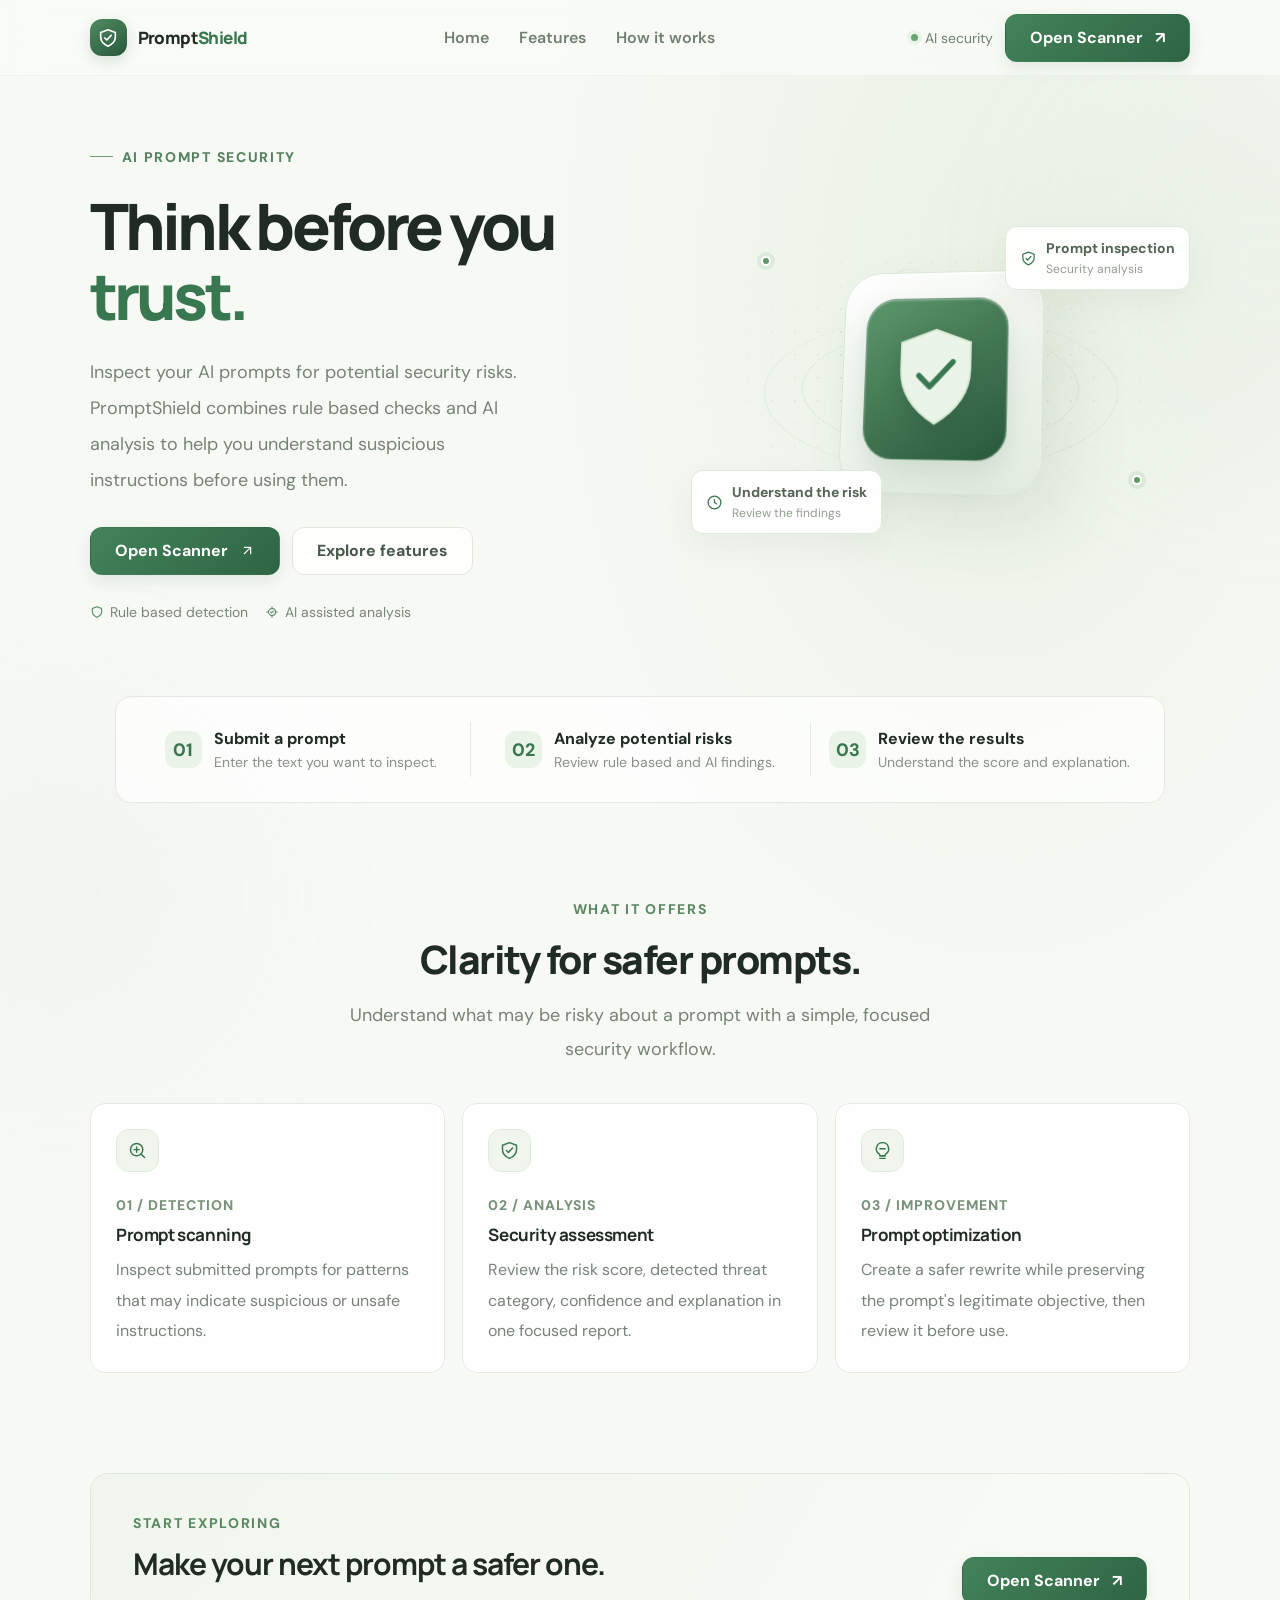
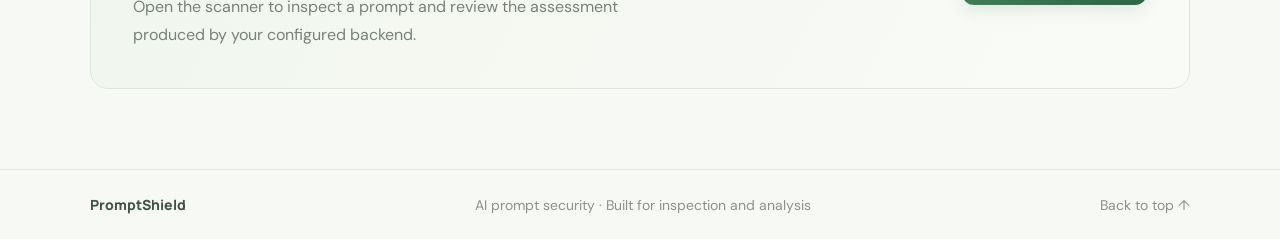
<file: templates/index.html>
<!DOCTYPE html>
<html lang="en">
<head>
    <meta charset="UTF-8">
    <meta name="viewport" content="width=device-width, initial-scale=1.0">
    <meta name="theme-color" content="#f7f9f5">
    <meta name="description" content="PromptShield helps inspect prompts for potential security risks using rule based checks and AI analysis.">
    <title>PromptShield | AI Prompt Security</title>

    <link rel="preconnect" href="https://fonts.googleapis.com">
    <link rel="preconnect" href="https://fonts.gstatic.com" crossorigin>
    <link href="https://fonts.googleapis.com/css2?family=DM+Sans:wght@400;500;600;700&family=Manrope:wght@400;500;600;700;800&display=swap" rel="stylesheet">

    <style>
        :root {
            --bg: #f7f9f5;
            --surface: #ffffff;
            --green: #397750;
            --green-dark: #254e35;
            --green-soft: #eaf3e8;
            --text: #202b23;
            --muted: #778278;
            --border: #e4eae1;
        }

        * {
            box-sizing: border-box;
            margin: 0;
            padding: 0;
        }

        html {
            scroll-behavior: smooth;
            scroll-padding-top: 90px;
        }

        body {
            min-height: 100vh;
            overflow-x: hidden;
            background:
                radial-gradient(ellipse at 78% 15%, #eaf2e5 0%, transparent 35%),
                var(--bg);
            color: var(--text);
            font-family: "DM Sans", sans-serif;
            -webkit-font-smoothing: antialiased;
        }

        a {
            color: inherit;
            text-decoration: none;
        }

        button, a {
            -webkit-tap-highlight-color: transparent;
        }

        button:focus-visible,
        a:focus-visible {
            outline: 3px solid #83ae8c;
            outline-offset: 4px;
        }

        .ambient {
            position: fixed;
            z-index: -1;
            width: 350px;
            height: 350px;
            border-radius: 50%;
            background: #cbdcc5;
            opacity: .12;
            filter: blur(90px);
            pointer-events: none;
        }

        .ambient-one {
            top: 10%;
            right: -160px;
        }

        .ambient-two {
            bottom: -170px;
            left: -120px;
        }

        /* Navigation */

        .navbar {
            position: sticky;
            top: 0;
            z-index: 20;
            display: flex;
            align-items: center;
            justify-content: space-between;
            gap: 20px;
            height: 76px;
            padding: 0 7%;
            border-bottom: 1px solid #e5ebe280;
            background: #f9fbf6dc;
            backdrop-filter: blur(18px);
        }

        .brand {
            display: inline-flex;
            align-items: center;
            gap: 11px;
            font-family: "Manrope", sans-serif;
            font-size: 17px;
            font-weight: 800;
            letter-spacing: -.6px;
        }

        .brand-icon {
            display: grid;
            width: 37px;
            height: 37px;
            place-items: center;
            border-radius: 12px;
            background: linear-gradient(145deg, #508b62, #28583b);
            box-shadow: 0 5px 14px #28583b25;
        }

        .brand-icon svg {
            width: 22px;
            height: 22px;
        }

        .brand span span {
            color: var(--green);
        }

        .nav-links {
            display: flex;
            align-items: center;
            gap: 30px;
            color: #727e73;
            font-size: 16px;
            font-weight: 600;
        }

        .nav-links a:hover {
            color: var(--green);
        }

        .nav-actions {
            display: flex;
            align-items: center;
            gap: 12px;
        }

        .nav-status {
            display: flex;
            align-items: center;
            gap: 7px;
            color: #708070;
            font-size: 14px;
        }

        .status-dot {
            width: 7px;
            height: 7px;
            flex-shrink: 0;
            border-radius: 50%;
            background: #67a574;
            box-shadow: 0 0 0 4px #67a57418;
        }

        .button {
            display: inline-flex;
            min-height: 48px;
            align-items: center;
            justify-content: center;
            gap: 12px;
            padding: 0 24px;
            border: 1px solid transparent;
            border-radius: 12px;
            font-size: 16px;
            font-weight: 700;
            cursor: pointer;
            transition: transform .2s ease, box-shadow .2s ease,
                        background .2s ease, border-color .2s ease;
        }

        .button:hover {
            transform: translateY(-2px);
        }

        .button-primary {
            background: linear-gradient(135deg, #43835a, #2e6443);
            color: white;
            box-shadow: 0 6px 16px #2e64431c;
        }

        .button-primary:hover {
            box-shadow: 0 9px 22px #2e64432b;
        }

        .button-secondary {
            border-color: #dfe7dc;
            background: #ffffffc9;
            color: #455749;
        }

        .button-secondary:hover {
            border-color: #b9d1b8;
            background: white;
        }

        .button svg {
            width: 15px;
            height: 15px;
        }

        /* Hero */

        .hero {
            position: relative;
            display: grid;
            grid-template-columns: 1.05fr .95fr;
            align-items: center;
            gap: 50px;
            width: min(1200px, 86%);
            min-height: 620px;
            margin: auto;
            padding: 65px 0 75px;
        }

        .hero-copy {
            position: relative;
            z-index: 2;
        }

        .eyebrow {
            display: inline-flex;
            align-items: center;
            gap: 9px;
            margin-bottom: 25px;
            color: #568261;
            font-size: 14px;
            font-weight: 800;
            letter-spacing: 1.7px;
        }

        .eyebrow-line {
            width: 23px;
            height: 1px;
            background: #6e9d76;
        }

        h1, h2, h3 {
            font-family: "Manrope", sans-serif;
        }

        .hero h1 {
            max-width: 590px;
            font-size: clamp(40px, 5vw, 66px);
            font-weight: 800;
            letter-spacing: -3.7px;
            line-height: 1.1;
        }

        .hero h1 .accent {
            color: var(--green);
        }

        .hero-description {
            max-width: 455px;
            margin-top: 22px;
            color: var(--muted);
            font-size: 18px;
            line-height: 2;
        }

        .hero-actions {
            display: flex;
            flex-wrap: wrap;
            gap: 12px;
            margin-top: 29px;
        }

        .hero-meta {
            display: flex;
            flex-wrap: wrap;
            align-items: center;
            gap: 17px;
            margin-top: 28px;
            color: #798579;
            font-size: 14px;
        }

        .hero-meta span {
            display: inline-flex;
            align-items: center;
            gap: 6px;
        }

        .hero-meta svg {
            width: 14px;
            height: 14px;
            color: #568562;
        }

        /* 3D shield illustration */

        .hero-visual {
            position: relative;
            display: grid;
            min-height: 420px;
            place-items: center;
            perspective: 1000px;
        }

        .visual-grid {
            position: absolute;
            inset: 8% 0;
            background-image: radial-gradient(#8baa8b55 1px, transparent 1px);
            background-size: 23px 23px;
            mask-image: radial-gradient(ellipse, black 10%, transparent 72%);
        }

        .orbit {
            position: absolute;
            width: 350px;
            height: 350px;
            border: 1px solid #b8ceb44a;
            border-radius: 50%;
            transform: rotateX(64deg) rotateZ(-20deg);
        }

        .orbit-two {
            width: 275px;
            height: 275px;
            border-style: dashed;
            border-color: #93b4965c;
            transform: rotateX(64deg) rotateZ(38deg);
            animation: orbit-turn 32s linear infinite;
        }

        .orbit-three {
            position: absolute;
            width: 235px;
            height: 235px;
            border: 1px solid #b7cdb34a;
            border-radius: 50%;
            transform: rotateY(68deg) rotateX(15deg);
        }

        .shield-object {
            position: relative;
            z-index: 2;
            display: grid;
            width: 205px;
            height: 225px;
            place-items: center;
            border: 1px solid #d9e7d6;
            border-radius: 38px;
            background: linear-gradient(145deg, #ffffff, #e7f0e3);
            box-shadow:
                24px 30px 65px #345b3619,
                inset 0 2px 2px #ffffff,
                inset -5px -6px 20px #71966c0c;
            transform-style: preserve-3d;
            transform: rotateY(-12deg) rotateX(8deg);
            animation: shield-float 5s ease-in-out infinite;
            transition: transform .25s ease;
        }

        .shield-inner {
            display: grid;
            width: 143px;
            height: 160px;
            place-items: center;
            border: 1px solid #ffffff55;
            border-radius: 30px;
            background: linear-gradient(145deg, #5d966b, #28583b);
            box-shadow:
                0 15px 35px #275b382d,
                inset 0 1px 2px #ffffff60;
            transform: translateZ(25px);
        }

        .shield-inner svg {
            width: 91px;
            height: 105px;
            filter: drop-shadow(0 5px 8px #173d2833);
        }

        .float-chip {
            position: absolute;
            z-index: 4;
            display: flex;
            align-items: center;
            gap: 9px;
            padding: 12px 14px;
            border: 1px solid #e0e9dd;
            border-radius: 12px;
            background: #ffffffed;
            box-shadow: 0 12px 32px #3048300e;
            color: #536354;
            font-size: 14px;
            font-weight: 700;
            animation: chip-float 4s ease-in-out infinite;
        }

        .float-chip svg {
            width: 17px;
            height: 17px;
            color: var(--green);
        }

        .chip-top {
            top: 55px;
            right: 0;
        }

        .chip-bottom {
            bottom: 57px;
            left: 0;
            animation-delay: -2s;
        }

        .chip-small {
            display: block;
            margin-top: 4px;
            color: #929c90;
            font-size: 12px;
            font-weight: 400;
        }

        .orbit-point {
            position: absolute;
            z-index: 3;
            width: 10px;
            height: 10px;
            border: 2px solid white;
            border-radius: 50%;
            background: #62976a;
            box-shadow: 0 0 0 4px #62976a20;
        }

        .point-one {
            top: 85px;
            left: 70px;
        }

        .point-two {
            right: 48px;
            bottom: 106px;
        }

        @keyframes shield-float {
            0%, 100% {
                transform: translateY(0) rotateY(-12deg) rotateX(8deg);
            }
            50% {
                transform: translateY(-10px) rotateY(-5deg) rotateX(12deg);
            }
        }

        @keyframes chip-float {
            0%, 100% { translate: 0 0; }
            50% { translate: 0 -6px; }
        }

        @keyframes orbit-turn {
            from { transform: rotateX(64deg) rotateZ(0deg); }
            to { transform: rotateX(64deg) rotateZ(360deg); }
        }

        /* Process strip */

        .process-strip {
            display: grid;
            grid-template-columns: repeat(3, 1fr);
            width: min(1050px, 86%);
            margin: 0 auto 95px;
            padding: 25px 15px;
            border: 1px solid var(--border);
            border-radius: 16px;
            background: #ffffffad;
        }

        .process-item {
            display: flex;
            align-items: center;
            justify-content: center;
            gap: 12px;
            padding: 6px 15px;
        }

        .process-item + .process-item {
            border-left: 1px solid var(--border);
        }

        .process-number {
            display: grid;
            width: 37px;
            height: 37px;
            flex-shrink: 0;
            place-items: center;
            border-radius: 11px;
            background: var(--green-soft);
            color: var(--green);
            font-size: 18px;
            font-weight: 800;
        }

        .process-item strong {
            display: block;
            font-size: 16px;
        }

        .process-item p {
            margin-top: 4px;
            color: #879186;
            font-size: 14px;
        }

        /* Feature cards */

        .features {
            width: min(1100px, 86%);
            margin: 0 auto;
            padding-bottom: 100px;
        }

        .section-heading {
            max-width: 600px;
            margin: 0 auto 37px;
            text-align: center;
        }

        .section-label {
            color: #5c8964;
            font-size: 14px;
            font-weight: 800;
            letter-spacing: 1.7px;
        }

        .section-heading h2 {
            margin-top: 13px;
            font-size: clamp(27px, 3.5vw, 39px);
            font-weight: 800;
            letter-spacing: -1.5px;
        }

        .section-heading p {
            margin-top: 12px;
            color: var(--muted);
            font-size: 18px;
            line-height: 1.9;
        }

        .feature-grid {
            display: grid;
            grid-template-columns: repeat(3, minmax(0, 1fr));
            gap: 17px;
        }

        .feature-card {
            position: relative;
            overflow: hidden;
            min-height: 240px;
            padding: 25px;
            border: 1px solid var(--border);
            border-radius: 15px;
            background: #ffffffd9;
            transition: transform .25s ease, border-color .25s ease,
                        box-shadow .25s ease;
        }

        .feature-card::after {
            position: absolute;
            right: -45px;
            bottom: -65px;
            width: 135px;
            height: 135px;
            border-radius: 50%;
            background: #edf5e9;
            content: "";
            opacity: 0;
            transition: opacity .25s ease;
        }

        .feature-card:hover {
            transform: translateY(-6px);
            border-color: #cbdcc8;
            box-shadow: 0 18px 40px #314c3210;
        }

        .feature-card:hover::after {
            opacity: .8;
        }

        .feature-icon {
            display: grid;
            width: 43px;
            height: 43px;
            place-items: center;
            border: 1px solid #dfebdc;
            border-radius: 13px;
            background: #f0f6ed;
            color: var(--green);
        }

        .feature-icon svg {
            width: 21px;
            height: 21px;
        }

        .feature-number {
            display: block;
            margin-top: 24px;
            color: #789279;
            font-size: 14px;
            font-weight: 800;
            letter-spacing: 1px;
        }

        .feature-card h3 {
            margin-top: 9px;
            font-size: 17px;
            letter-spacing: -.4px;
        }

        .feature-card p {
            margin-top: 9px;
            color: var(--muted);
            font-size: 16px;
            line-height: 1.9;
        }

        /* Final CTA */

        .cta {
            display: flex;
            align-items: center;
            justify-content: space-between;
            gap: 25px;
            width: min(1100px, 86%);
            margin: 0 auto 80px;
            padding: 38px 42px;
            border: 1px solid #dce8d8;
            border-radius: 18px;
            background: linear-gradient(120deg, #f0f6ed, #f9fbf7);
        }

        .cta h2 {
            margin-top: 10px;
            font-size: clamp(22px, 3vw, 30px);
            letter-spacing: -1px;
        }

        .cta p {
            max-width: 510px;
            margin-top: 9px;
            color: var(--muted);
            font-size: 16px;
            line-height: 1.8;
        }

        footer {
            display: flex;
            align-items: center;
            justify-content: space-between;
            gap: 15px;
            padding: 25px 7%;
            border-top: 1px solid var(--border);
            color: #899389;
            font-size: 14px;
        }

        .footer-brand {
            color: #425545;
            font-family: "Manrope", sans-serif;
            font-weight: 800;
        }

        /* Scroll reveal */

        .reveal {
            opacity: 0;
            transform: translateY(18px);
            transition: opacity .65s ease, transform .65s ease;
        }

        .reveal.visible {
            opacity: 1;
            transform: translateY(0);
        }

        /* Responsive */

        @media (max-width: 900px) {
            .navbar {
                padding: 0 5%;
            }

            .nav-links {
                gap: 17px;
            }

            .nav-status {
                display: none;
            }

            .hero {
                width: 90%;
                grid-template-columns: 1fr .8fr;
                gap: 15px;
                min-height: 550px;
            }

            .hero h1 {
                font-size: clamp(38px, 5vw, 53px);
                letter-spacing: -2.5px;
            }

            .hero-visual {
                transform: scale(.82);
            }

            .process-strip,
            .features,
            .cta {
                width: 90%;
            }

            .feature-card {
                padding: 20px;
            }
        }

        @media (max-width: 650px) {
            .navbar {
                height: 67px;
            }

            .brand {
                font-size: 15px;
            }

            .brand-icon {
                width: 34px;
                height: 34px;
            }

            .nav-links {
                display: none;
            }

            .nav-actions .button {
                min-height: 38px;
                padding: 0 12px;
                font-size: 10px;
            }

            .hero {
                grid-template-columns: 1fr;
                gap: 0;
                padding: 63px 0 30px;
            }

            .hero h1 {
                max-width: 500px;
                font-size: clamp(40px, 10vw, 58px);
                letter-spacing: -2.8px;
            }

            .hero-description {
                font-size: 12px;
            }

            .hero-visual {
                min-height: 370px;
                margin-top: 12px;
                transform: none;
            }

            .shield-object {
                transform: scale(.85);
            }

            .chip-top {
                top: 36px;
                right: 0;
            }

            .chip-bottom {
                bottom: 37px;
                left: 0;
            }

            .process-strip {
                grid-template-columns: 1fr;
                gap: 0;
                margin-bottom: 75px;
                padding: 10px 18px;
            }

            .process-item {
                justify-content: flex-start;
                padding: 15px 4px;
            }

            .process-item + .process-item {
                border-top: 1px solid var(--border);
                border-left: 0;
            }

            .feature-grid {
                grid-template-columns: 1fr;
            }

            .feature-card {
                min-height: 210px;
            }

            .features {
                padding-bottom: 70px;
            }

            .cta {
                align-items: flex-start;
                flex-direction: column;
                padding: 27px 23px;
                margin-bottom: 55px;
            }

            footer {
                align-items: flex-start;
                flex-direction: column;
                padding: 24px 5%;
            }
        }

        @media (prefers-reduced-motion: reduce) {
            *,
            *::before,
            *::after {
                animation-duration: .01ms !important;
                animation-iteration-count: 1 !important;
                scroll-behavior: auto !important;
                transition-duration: .01ms !important;
            }

            .reveal {
                opacity: 1;
                transform: none;
            }
        }
    </style>
</head>

<body id="top">
    <div class="ambient ambient-one"></div>
    <div class="ambient ambient-two"></div>

    <header class="navbar">
        <a class="brand" href="#top" aria-label="PromptShield home">
            <span class="brand-icon">
                <svg viewBox="0 0 24 24" fill="none" stroke="white"
                     stroke-width="1.8" stroke-linecap="round"
                     stroke-linejoin="round" aria-hidden="true">
                    <path d="M12 3 20 6v5c0 5-3.5 8-8 10-4.5-2-8-5-8-10V6l8-3Z"/>
                    <path d="m8.5 12 2.2 2.2 4.8-5"/>
                </svg>
            </span>
            <span>Prompt<span>Shield</span></span>
        </a>

        <nav class="nav-links" aria-label="Main navigation">
            <a href="#top">Home</a>
            <a href="#features">Features</a>
            <a href="#how-it-works">How it works</a>
        </nav>

        <div class="nav-actions">
            <span class="nav-status">
                <span class="status-dot"></span>
                AI security
            </span>
            <a class="button button-primary" href="/scanner">
                Open Scanner
                <span aria-hidden="true">↗</span>
            </a>
        </div>
    </header>

    <main>
        <section class="hero">
            <div class="hero-copy">
                <div class="eyebrow">
                    <span class="eyebrow-line"></span>
                    AI PROMPT SECURITY
                </div>

                <h1>
                    Think before
                    you <span class="accent">trust.</span>
                </h1>

                <p class="hero-description">
                    Inspect your AI prompts for potential security risks.
                    PromptShield combines rule based checks and AI analysis
                    to help you understand suspicious instructions before
                    using them.
                </p>

                <div class="hero-actions">
                    <a class="button button-primary" href="/scanner">
                        Open Scanner
                        <svg viewBox="0 0 24 24" fill="none" stroke="currentColor"
                             stroke-width="2" stroke-linecap="round"
                             stroke-linejoin="round" aria-hidden="true">
                            <path d="M7 17 17 7M7 7h10v10"/>
                        </svg>
                    </a>

                    <a class="button button-secondary" href="#features">
                        Explore features
                    </a>
                </div>

                <div class="hero-meta">
                    <span>
                        <svg viewBox="0 0 24 24" fill="none" stroke="currentColor"
                             stroke-width="1.8" stroke-linecap="round"
                             stroke-linejoin="round" aria-hidden="true">
                            <path d="M12 3 20 6v5c0 5-3.5 8-8 10-4.5-2-8-5-8-10V6l8-3Z"/>
                        </svg>
                        Rule based detection
                    </span>
                    <span>
                        <svg viewBox="0 0 24 24" fill="none" stroke="currentColor"
                             stroke-width="1.8" stroke-linecap="round"
                             stroke-linejoin="round" aria-hidden="true">
                            <path d="M12 3v3m0 12v3M3 12h3m12 0h3"/>
                            <circle cx="12" cy="12" r="6"/>
                            <path d="m9.5 12 1.7 1.7 3.5-3.5"/>
                        </svg>
                        AI assisted analysis
                    </span>
                </div>
            </div>

            <div class="hero-visual" id="heroVisual"
                 aria-label="Animated three dimensional security shield">
                <div class="visual-grid"></div>
                <div class="orbit"></div>
                <div class="orbit orbit-two"></div>
                <div class="orbit-three"></div>

                <span class="orbit-point point-one"></span>
                <span class="orbit-point point-two"></span>

                <div class="shield-object" id="shieldObject">
                    <div class="shield-inner">
                        <svg viewBox="0 0 100 115" fill="none"
                             aria-hidden="true">
                            <path d="M50 5 88 19v30c0 26-15 44-38 58C27 93 12 75 12 49V19L50 5Z"
                                  fill="#EAF4E8" stroke="#D5E8D1"
                                  stroke-width="2"/>
                            <path d="m32 55 12 12 25-27"
                                  stroke="#397750" stroke-width="6"
                                  stroke-linecap="round"
                                  stroke-linejoin="round"/>
                        </svg>
                    </div>
                </div>

                <div class="float-chip chip-top">
                    <svg viewBox="0 0 24 24" fill="none" stroke="currentColor"
                         stroke-width="1.8" stroke-linecap="round"
                         stroke-linejoin="round" aria-hidden="true">
                        <path d="M12 3 20 6v5c0 5-3.5 8-8 10-4.5-2-8-5-8-10V6l8-3Z"/>
                        <path d="m8.5 12 2.2 2.2 4.8-5"/>
                    </svg>
                    <span>
                        Prompt inspection
                        <span class="chip-small">Security analysis</span>
                    </span>
                </div>

                <div class="float-chip chip-bottom">
                    <svg viewBox="0 0 24 24" fill="none" stroke="currentColor"
                         stroke-width="1.8" stroke-linecap="round"
                         stroke-linejoin="round" aria-hidden="true">
                        <circle cx="12" cy="12" r="9"/>
                        <path d="M12 8v4l3 2"/>
                    </svg>
                    <span>
                        Understand the risk
                        <span class="chip-small">Review the findings</span>
                    </span>
                </div>
            </div>
        </section>

        <section class="process-strip" id="how-it-works"
                 aria-label="How PromptShield works">
            <div class="process-item">
                <span class="process-number">01</span>
                <div>
                    <strong>Submit a prompt</strong>
                    <p>Enter the text you want to inspect.</p>
                </div>
            </div>

            <div class="process-item">
                <span class="process-number">02</span>
                <div>
                    <strong>Analyze potential risks</strong>
                    <p>Review rule based and AI findings.</p>
                </div>
            </div>

            <div class="process-item">
                <span class="process-number">03</span>
                <div>
                    <strong>Review the results</strong>
                    <p>Understand the score and explanation.</p>
                </div>
            </div>
        </section>

        <section class="features" id="features">
            <div class="section-heading reveal">
                <span class="section-label">WHAT IT OFFERS</span>
                <h2>Clarity for safer prompts.</h2>
                <p>
                    Understand what may be risky about a prompt
                    with a simple, focused security workflow.
                </p>
            </div>

            <div class="feature-grid">
                <a href="/scanner" class="feature-card reveal" style="text-decoration: none; color: inherit; display: block;">
                    <div class="feature-icon">
                        <svg viewBox="0 0 24 24" fill="none" stroke="currentColor"
                             stroke-width="1.7" stroke-linecap="round"
                             stroke-linejoin="round" aria-hidden="true">
                            <circle cx="11" cy="11" r="7"/>
                            <path d="m16 16 4 4M8 11h6M11 8v6"/>
                        </svg>
                    </div>
                    <span class="feature-number">01 / DETECTION</span>
                    <h3>Prompt scanning</h3>
                    <p>
                        Inspect submitted prompts for patterns that may
                        indicate suspicious or unsafe instructions.
                    </p>
                </a>

                <a href="/assessment" class="feature-card reveal" style="text-decoration: none; color: inherit; display: block;">
                    <div class="feature-icon">
                        <svg viewBox="0 0 24 24" fill="none" stroke="currentColor"
                             stroke-width="1.7" stroke-linecap="round"
                             stroke-linejoin="round" aria-hidden="true">
                            <path d="M12 3 20 6v5c0 5-3.5 8-8 10-4.5-2-8-5-8-10V6l8-3Z"/>
                            <path d="m8.5 12 2.2 2.2 4.8-5"/>
                        </svg>
                    </div>
                    <span class="feature-number">02 / ANALYSIS</span>
                    <h3>Security assessment</h3>
                    <p>
                        Review the risk score, detected threat category,
                        confidence and explanation in one focused report.
                    </p>
                </a>

                <a href="/optimization" class="feature-card reveal" style="text-decoration: none; color: inherit; display: block;">
                    <div class="feature-icon">
                        <svg viewBox="0 0 24 24" fill="none" stroke="currentColor"
                             stroke-width="1.7" stroke-linecap="round"
                             stroke-linejoin="round" aria-hidden="true">
                            <path d="M12 3a7 7 0 0 0-4 12.75c.7.5 1 1.25 1 2.25h6c0-1 .3-1.75 1-2.25A7 7 0 0 0 12 3Z"/>
                            <path d="M9 21h6M9 18h6M9 10h6"/>
                        </svg>
                    </div>
                    <span class="feature-number">03 / IMPROVEMENT</span>
                    <h3>Prompt optimization</h3>
                    <p>
                        Create a safer rewrite while preserving the prompt's
                        legitimate objective, then review it before use.
                    </p>
                </a>
            </div>
        </section>

        <section class="cta reveal">
            <div>
                <span class="section-label">START EXPLORING</span>
                <h2>Make your next prompt a safer one.</h2>
                <p>
                    Open the scanner to inspect a prompt and review
                    the assessment produced by your configured backend.
                </p>
            </div>

            <a class="button button-primary" href="/scanner">
                Open Scanner <span aria-hidden="true">↗</span>
            </a>
        </section>
    </main>

    <footer>
        <a class="footer-brand" href="#top">PromptShield</a>
        <span>AI prompt security · Built for inspection and analysis</span>
        <a href="#top">Back to top ↑</a>
    </footer>

    <script>
        // Reveal feature sections as they enter the viewport.
        const revealItems = document.querySelectorAll(".reveal");

        if ("IntersectionObserver" in window) {
            const observer = new IntersectionObserver((entries) => {
                entries.forEach((entry) => {
                    if (entry.isIntersecting) {
                        entry.target.classList.add("visible");
                        observer.unobserve(entry.target);
                    }
                });
            }, { threshold: 0.12 });

            revealItems.forEach((item) => observer.observe(item));
        } else {
            revealItems.forEach((item) => item.classList.add("visible"));
        }

        // Subtle 3D movement on devices with a mouse.
        const heroVisual = document.getElementById("heroVisual");
        const shieldObject = document.getElementById("shieldObject");
        const reducedMotion = window.matchMedia(
            "(prefers-reduced-motion: reduce)"
        );

        if (heroVisual && shieldObject &&
            window.matchMedia("(hover: hover) and (pointer: fine)").matches &&
            !reducedMotion.matches) {

            heroVisual.addEventListener("pointermove", (event) => {
                const bounds = heroVisual.getBoundingClientRect();

                const x = (event.clientX - bounds.left) / bounds.width - 0.5;
                const y = (event.clientY - bounds.top) / bounds.height - 0.5;

                shieldObject.style.animation = "none";
                shieldObject.style.transform =
                    `rotateY(${-12 + x * 12}deg) rotateX(${8 - y * 10}deg)`;
            });

            heroVisual.addEventListener("pointerleave", () => {
                shieldObject.style.animation = "";
                shieldObject.style.transform = "";
            });
        }
    </script>
</body>
</html>
</file>
